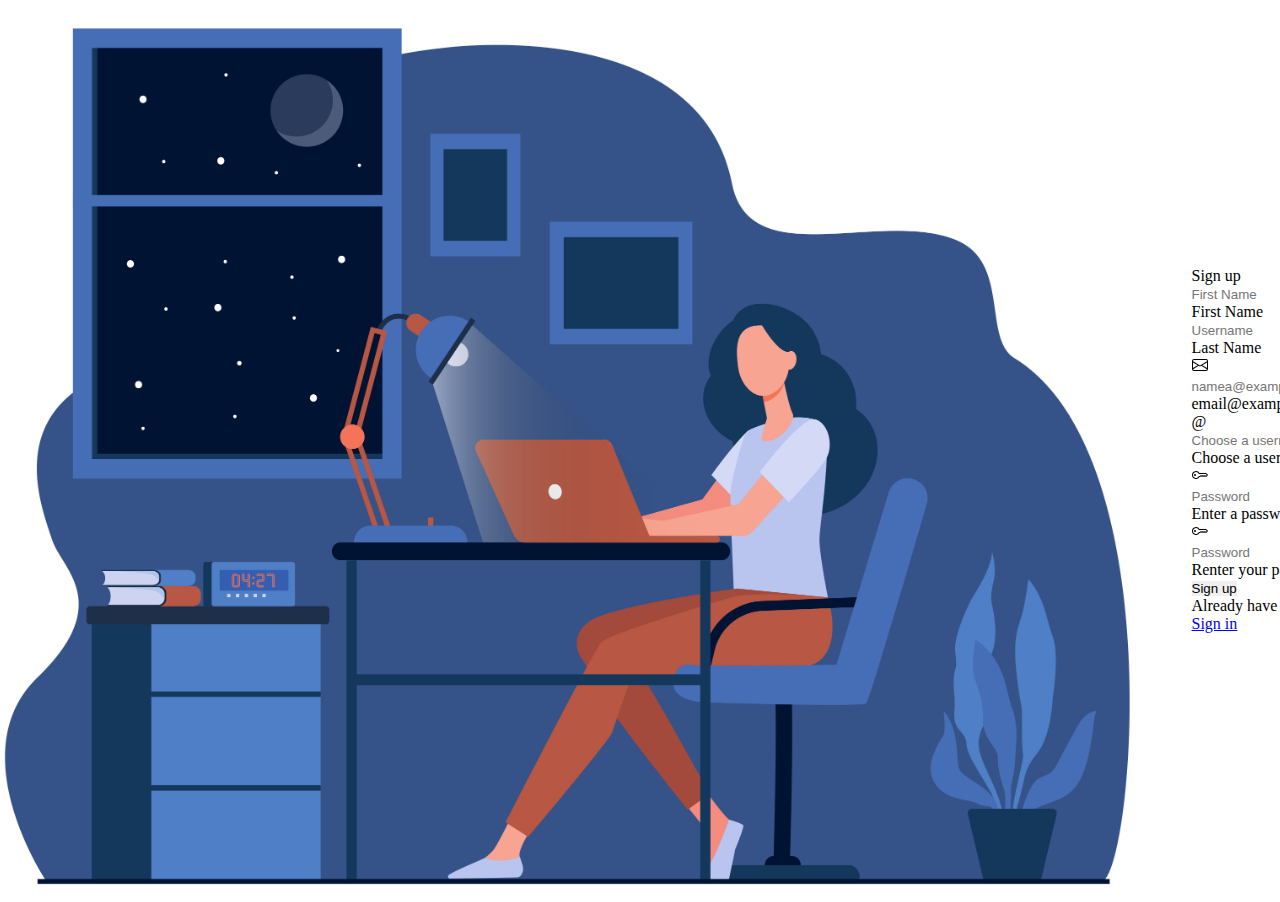
<file: signup.html>
<!DOCTYPE html>
<html lang="en">
<head>
    <meta charset="UTF-8">
    <meta http-equiv="X-UA-Compatible" content="IE=edge">
    <meta name="viewport" content="width=device-width, initial-scale=1.0">
    <link rel="stylesheet" href="https://cdn.jsdelivr.net/npm/bootstrap@5.2.3/dist/css/bootstrap.min.css" integrity="sha384-rbsA2VBKQhggwzxH7pPCaAqO46MgnOM80zW1RWuH61DGLwZJEdK2Kadq2F9CUG65" crossorigin="anonymous">
    <link rel="stylesheet" href="./styles.css">
    <title>signup</title>
</head>
<body>
    <div class="page d-flex flex-row justify-content-evenly align-items-center">
        
        <div class="background">
            <img src="./assets/images/12290996_Female designer working late in room flat vector illustration.jpg" alt="">
        </div>

        <div class="form d-flex flex-column">

            <div class="top mb-4">
                <p class="h1 text-center">Sign up</p>
            </div>

            <div class="center">
                <div class="full-name d-flex justify-content-between mb-3">
                    <form class="chr form-floating">
                        <input type="text" placeholder="First Name" class="form-control">
                        <label>First Name</label>
                    </form>
                    <form 
                    class="chr form-floating">
                        <input type="text" placeholder="Username" class="form-control">
                        <label>Last Name</label>
                    </form>
                </div>
                <div class="more">
                    <div class="input-group mb-3">
                        <span class="input-group-text">
                            <svg xmlns="http://www.w3.org/2000/svg" width="16" height="16" fill="currentColor" class="bi bi-envelope" viewBox="0 0 16 16">
                                <path d="M0 4a2 2 0 0 1 2-2h12a2 2 0 0 1 2 2v8a2 2 0 0 1-2 2H2a2 2 0 0 1-2-2V4Zm2-1a1 1 0 0 0-1 1v.217l7 4.2 7-4.2V4a1 1 0 0 0-1-1H2Zm13 2.383-4.708 2.825L15 11.105V5.383Zm-.034 6.876-5.64-3.471L8 9.583l-1.326-.795-5.64 3.47A1 1 0 0 0 2 13h12a1 1 0 0 0 .966-.741ZM1 11.105l4.708-2.897L1 5.383v5.722Z"/>
                              </svg>
                        </span>
                        <form class="form-floating">
                            <input type="text" placeholder="namea@example.com" class="form-control">
                            <label>email@example.com</label>
                        </form>
                    </div>
                    <div class="username input-group mb-3">
                        <span class="input-group-text">@</span>
                        <form class="form-floating">
                            <input type="text" placeholder="Choose a username" class="form-control">
                            <label>Choose a username</label>
                        </form>
                    </div>
                    <div class="input-group mb-3">
                        <span class="input-group-text">
                        <svg xmlns="http://www.w3.org/2000/svg" width="16" height="16" fill="currentColor" class="bi bi-key" viewBox="0 0 16 16">
                            <path d="M0 8a4 4 0 0 1 7.465-2H14a.5.5 0 0 1 .354.146l1.5 1.5a.5.5 0 0 1 0 .708l-1.5 1.5a.5.5 0 0 1-.708 0L13 9.207l-.646.647a.5.5 0 0 1-.708 0L11 9.207l-.646.647a.5.5 0 0 1-.708 0L9 9.207l-.646.647A.5.5 0 0 1 8 10h-.535A4 4 0 0 1 0 8zm4-3a3 3 0 1 0 2.712 4.285A.5.5 0 0 1 7.163 9h.63l.853-.854a.5.5 0 0 1 .708 0l.646.647.646-.647a.5.5 0 0 1 .708 0l.646.647.646-.647a.5.5 0 0 1 .708 0l.646.647.793-.793-1-1h-6.63a.5.5 0 0 1-.451-.285A3 3 0 0 0 4 5z"/>
                            <path d="M4 8a1 1 0 1 1-2 0 1 1 0 0 1 2 0z"/>
                        </svg>
                    </span>
                    <form class="form-floating">
                        <input type="password" placeholder="Password" class="form-control">
                        <label for="sigin-password">Enter a password</label>
                    </form>
                    </div>
                    <div class="input-group mb-3">
                        <span class="input-group-text">
                            <svg xmlns="http://www.w3.org/2000/svg" width="16" height="16" fill="currentColor" class="bi bi-key" viewBox="0 0 16 16">
                                <path d="M0 8a4 4 0 0 1 7.465-2H14a.5.5 0 0 1 .354.146l1.5 1.5a.5.5 0 0 1 0 .708l-1.5 1.5a.5.5 0 0 1-.708 0L13 9.207l-.646.647a.5.5 0 0 1-.708 0L11 9.207l-.646.647a.5.5 0 0 1-.708 0L9 9.207l-.646.647A.5.5 0 0 1 8 10h-.535A4 4 0 0 1 0 8zm4-3a3 3 0 1 0 2.712 4.285A.5.5 0 0 1 7.163 9h.63l.853-.854a.5.5 0 0 1 .708 0l.646.647.646-.647a.5.5 0 0 1 .708 0l.646.647.646-.647a.5.5 0 0 1 .708 0l.646.647.793-.793-1-1h-6.63a.5.5 0 0 1-.451-.285A3 3 0 0 0 4 5z"/>
                                <path d="M4 8a1 1 0 1 1-2 0 1 1 0 0 1 2 0z"/>
                            </svg>
                        </span>
                        <form class="form-floating">
                            <input type="password" placeholder="Password" class="form-control">
                            <label for="sigin-password">Renter your password</label>
                        </form>
                    </div>
                </div>
            </div>

            <div class="bottom d-flex justify-content-center">
                <button type="button" class="btn btn-primary">Sign up</button>

            </div>

            <hr class="border border-primary border-1">

            <div class="account d-flex flex-column justify-content-center">
                <p class="text-center h5 mb-3">Already have an account ?</p>
                <a class="btn btn-primary" href="./index.html">Sign in</a>
            </div>

        </div>

    </div>
</body>
</html>
</file>
<file: styles.css>
*{
    border: 0;
    margin: 0;
    padding: 0;
    box-sizing: border-box;
}

img{
    width: 100vw;
    height: 100vh;
    object-fit: cover;
}

.page{
    width: 100vw;
    height: 100vh;
    display: flex;
    justify-content: center;
    align-items: center;
}
</file>
